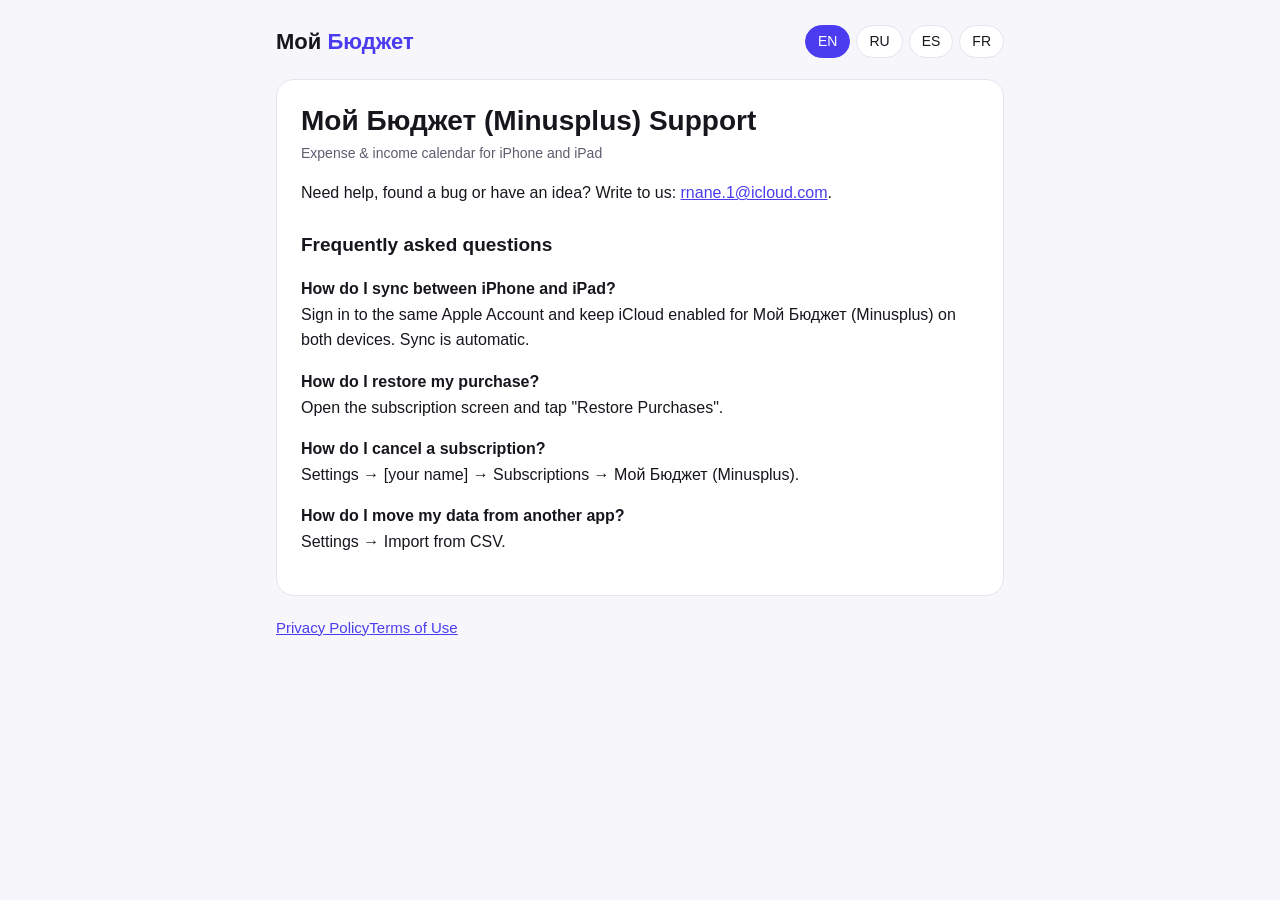
<file: index.html>
<!doctype html>
<html lang="en">
<head>
<meta charset="utf-8">
<meta name="viewport" content="width=device-width, initial-scale=1">
<title>Support · Мой Бюджет</title>
<link rel="stylesheet" href="style.css">
<script src="lang.js"></script>
</head>
<body>
<main>
<header>
  <a class="brand" href="./">Мой <span>Бюджет</span></a>
  <nav class="langs"><button data-l="en">EN</button><button data-l="ru">RU</button><button data-l="es">ES</button><button data-l="fr">FR</button></nav>
</header>

<article lang="en">
<h1>Мой Бюджет (Minusplus) Support</h1>
<p class="date">Expense &amp; income calendar for iPhone and iPad</p>
<p>Need help, found a bug or have an idea? Write to us: <a class="contact" href="mailto:rnane.1@icloud.com">rnane.1@icloud.com</a>.</p>
<h2>Frequently asked questions</h2>
<p><b>How do I sync between iPhone and iPad?</b><br>Sign in to the same Apple Account and keep iCloud enabled for Мой Бюджет (Minusplus) on both devices. Sync is automatic.</p>
<p><b>How do I restore my purchase?</b><br>Open the subscription screen and tap "Restore Purchases".</p>
<p><b>How do I cancel a subscription?</b><br>Settings → [your name] → Subscriptions → Мой Бюджет (Minusplus).</p>
<p><b>How do I move my data from another app?</b><br>Settings → Import from CSV.</p>
</article>

<article lang="ru">
<h1>Поддержка «Мой Бюджет»</h1>
<p class="date">Календарь расходов и доходов для iPhone и iPad</p>
<p>Нужна помощь, нашли ошибку или есть идея? Напишите нам: <a class="contact" href="mailto:rnane.1@icloud.com">rnane.1@icloud.com</a>.</p>
<h2>Частые вопросы</h2>
<p><b>Как синхронизировать iPhone и iPad?</b><br>Войдите в один Аккаунт Apple и оставьте iCloud для «Мой Бюджет» включённым на обоих устройствах. Синхронизация идёт автоматически.</p>
<p><b>Как восстановить покупку?</b><br>Откройте экран подписки и нажмите «Восстановить покупки».</p>
<p><b>Как отменить подписку?</b><br>Настройки → [ваше имя] → Подписки → «Мой Бюджет».</p>
<p><b>Как перенести данные из другого приложения?</b><br>Настройки → Импорт из CSV.</p>
</article>

<article lang="es">
<h1>Soporte de Мой Бюджет (Minusplus)</h1>
<p class="date">Calendario de gastos e ingresos para iPhone y iPad</p>
<p>¿Necesitas ayuda, encontraste un error o tienes una idea? Escríbenos: <a class="contact" href="mailto:rnane.1@icloud.com">rnane.1@icloud.com</a>.</p>
<h2>Preguntas frecuentes</h2>
<p><b>¿Cómo sincronizo iPhone y iPad?</b><br>Inicia sesión con la misma cuenta de Apple y mantén iCloud activado para Мой Бюджет (Minusplus) en ambos dispositivos. La sincronización es automática.</p>
<p><b>¿Cómo restauro mi compra?</b><br>Abre la pantalla de suscripción y toca «Restaurar compras».</p>
<p><b>¿Cómo cancelo una suscripción?</b><br>Ajustes → [tu nombre] → Suscripciones → Мой Бюджет (Minusplus).</p>
<p><b>¿Cómo traigo mis datos de otra app?</b><br>Ajustes → Importar desde CSV.</p>
</article>

<article lang="fr">
<h1>Assistance Мой Бюджет (Minusplus)</h1>
<p class="date">Calendrier des dépenses et des revenus pour iPhone et iPad</p>
<p>Besoin d'aide, un bug ou une idée ? Écrivez-nous : <a class="contact" href="mailto:rnane.1@icloud.com">rnane.1@icloud.com</a>.</p>
<h2>Questions fréquentes</h2>
<p><b>Comment synchroniser iPhone et iPad ?</b><br>Connectez-vous avec le même compte Apple et laissez iCloud activé pour Мой Бюджет (Minusplus) sur les deux appareils. La synchronisation est automatique.</p>
<p><b>Comment restaurer mon achat ?</b><br>Ouvrez l'écran d'abonnement et touchez « Restaurer les achats ».</p>
<p><b>Comment annuler un abonnement ?</b><br>Réglages → [votre nom] → Abonnements → Мой Бюджет (Minusplus).</p>
<p><b>Comment importer mes données d'une autre app ?</b><br>Réglages → Importer depuis un CSV.</p>
</article>

<div class="links" lang="en"><a href="privacy.html">Privacy Policy</a><a href="terms.html">Terms of Use</a></div>
<div class="links" lang="ru"><a href="privacy.html?lang=ru">Политика конфиденциальности</a><a href="terms.html?lang=ru">Условия использования</a></div>
<div class="links" lang="es"><a href="privacy.html?lang=es">Política de privacidad</a><a href="terms.html?lang=es">Condiciones de uso</a></div>
<div class="links" lang="fr"><a href="privacy.html?lang=fr">Politique de confidentialité</a><a href="terms.html?lang=fr">Conditions d'utilisation</a></div>
</main>
</body>
</html>
</file>
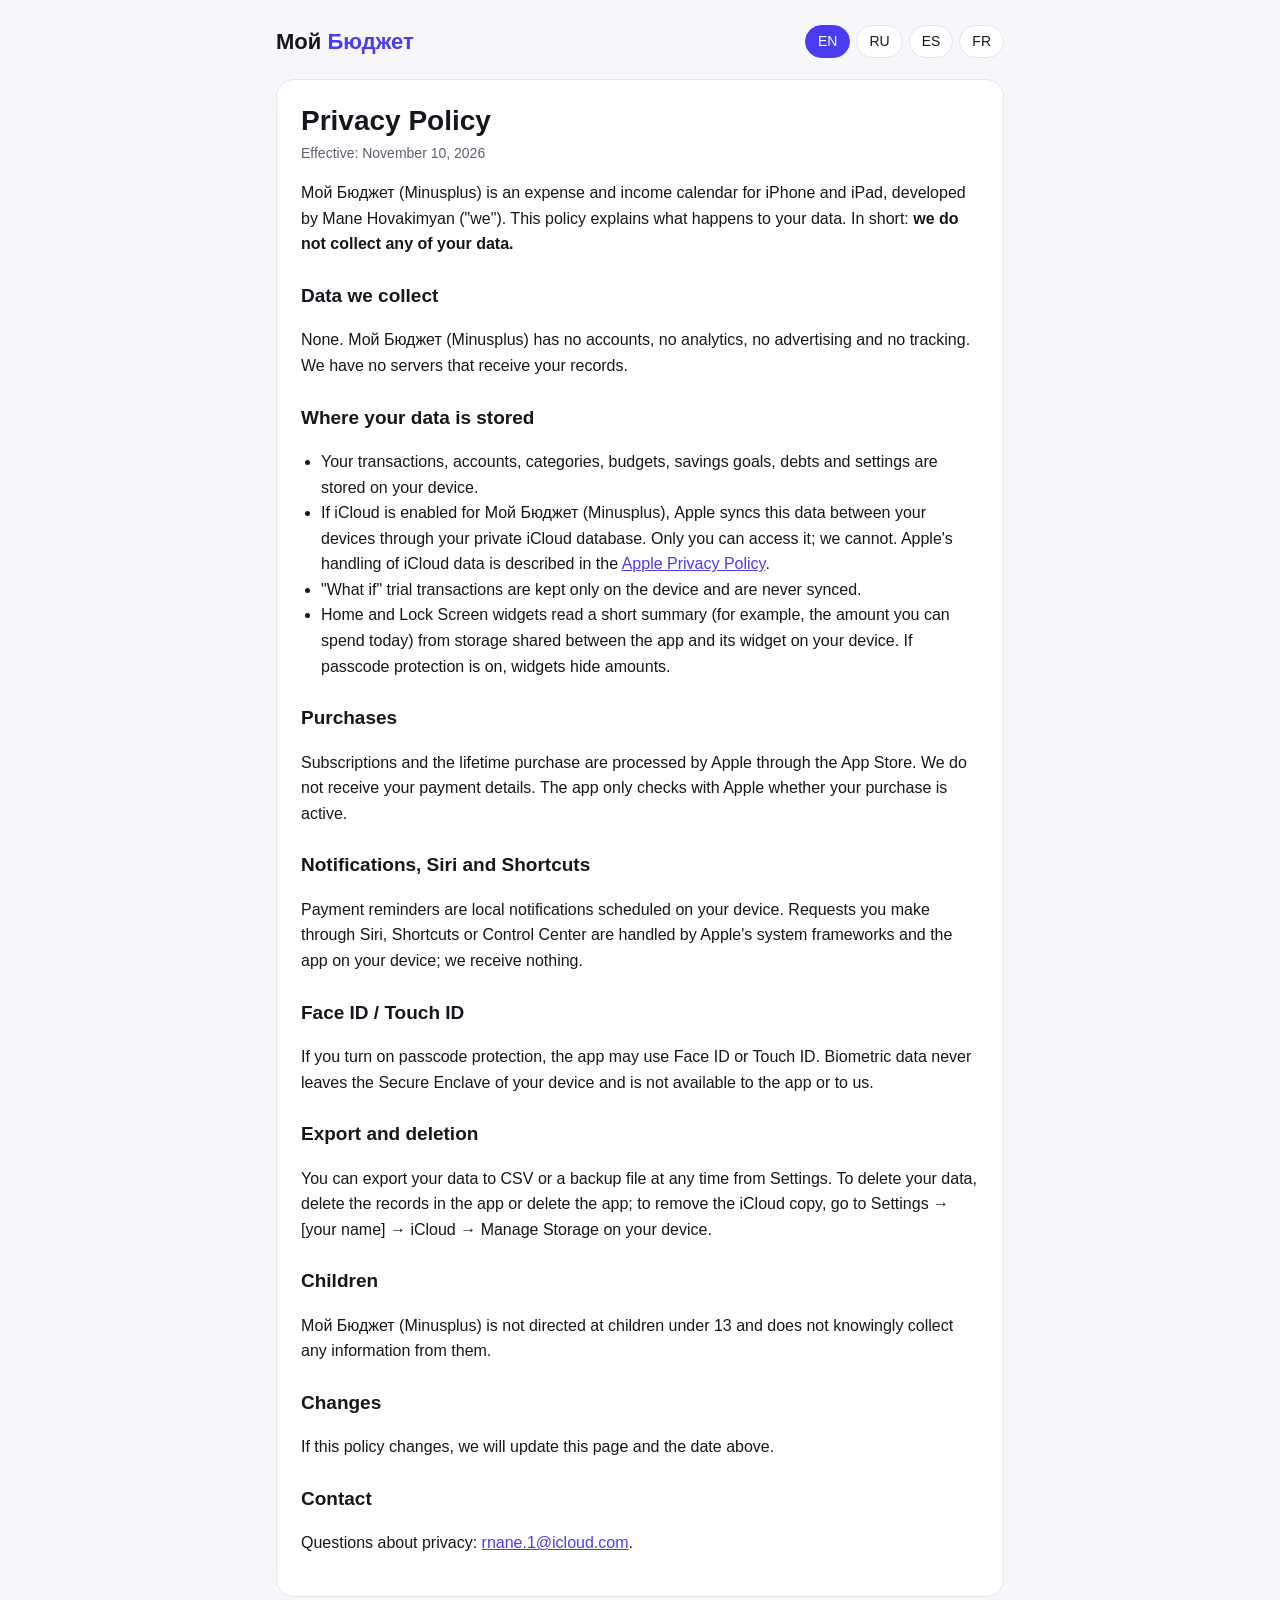
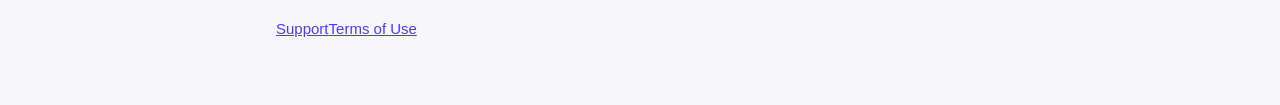
<file: privacy.html>
<!doctype html>
<html lang="en">
<head>
<meta charset="utf-8">
<meta name="viewport" content="width=device-width, initial-scale=1">
<title>Privacy Policy · Мой Бюджет</title>
<link rel="stylesheet" href="style.css">
<script src="lang.js"></script>
</head>
<body>
<main>
<header>
  <a class="brand" href="./">Мой <span>Бюджет</span></a>
  <nav class="langs"><button data-l="en">EN</button><button data-l="ru">RU</button><button data-l="es">ES</button><button data-l="fr">FR</button></nav>
</header>

<article lang="en">
<h1>Privacy Policy</h1>
<p class="date">Effective: November 10, 2026</p>
<p>Мой Бюджет (Minusplus) is an expense and income calendar for iPhone and iPad, developed by Mane Hovakimyan ("we"). This policy explains what happens to your data. In short: <b>we do not collect any of your data.</b></p>
<h2>Data we collect</h2>
<p>None. Мой Бюджет (Minusplus) has no accounts, no analytics, no advertising and no tracking. We have no servers that receive your records.</p>
<h2>Where your data is stored</h2>
<ul>
<li>Your transactions, accounts, categories, budgets, savings goals, debts and settings are stored on your device.</li>
<li>If iCloud is enabled for Мой Бюджет (Minusplus), Apple syncs this data between your devices through your private iCloud database. Only you can access it; we cannot. Apple's handling of iCloud data is described in the <a href="https://www.apple.com/legal/privacy/">Apple Privacy Policy</a>.</li>
<li>"What if" trial transactions are kept only on the device and are never synced.</li>
<li>Home and Lock Screen widgets read a short summary (for example, the amount you can spend today) from storage shared between the app and its widget on your device. If passcode protection is on, widgets hide amounts.</li>
</ul>
<h2>Purchases</h2>
<p>Subscriptions and the lifetime purchase are processed by Apple through the App Store. We do not receive your payment details. The app only checks with Apple whether your purchase is active.</p>
<h2>Notifications, Siri and Shortcuts</h2>
<p>Payment reminders are local notifications scheduled on your device. Requests you make through Siri, Shortcuts or Control Center are handled by Apple's system frameworks and the app on your device; we receive nothing.</p>
<h2>Face ID / Touch ID</h2>
<p>If you turn on passcode protection, the app may use Face ID or Touch ID. Biometric data never leaves the Secure Enclave of your device and is not available to the app or to us.</p>
<h2>Export and deletion</h2>
<p>You can export your data to CSV or a backup file at any time from Settings. To delete your data, delete the records in the app or delete the app; to remove the iCloud copy, go to Settings → [your name] → iCloud → Manage Storage on your device.</p>
<h2>Children</h2>
<p>Мой Бюджет (Minusplus) is not directed at children under 13 and does not knowingly collect any information from them.</p>
<h2>Changes</h2>
<p>If this policy changes, we will update this page and the date above.</p>
<h2>Contact</h2>
<p>Questions about privacy: <a class="contact" href="mailto:rnane.1@icloud.com">rnane.1@icloud.com</a>.</p>
</article>

<article lang="ru">
<h1>Политика конфиденциальности</h1>
<p class="date">Действует с 10 ноября 2026 г.</p>
<p>«Мой Бюджет» — календарь расходов и доходов для iPhone и iPad. Разработчик — Mane Hovakimyan («мы»). Коротко: <b>мы не собираем никаких ваших данных.</b></p>
<h2>Какие данные мы собираем</h2>
<p>Никакие. В «Мой Бюджет» нет аккаунтов, аналитики, рекламы и отслеживания. У нас нет серверов, которые получают ваши записи.</p>
<h2>Где хранятся данные</h2>
<ul>
<li>Операции, счета, категории, бюджеты, копилки, долги и настройки хранятся на вашем устройстве.</li>
<li>Если для «Мой Бюджет» включён iCloud, Apple синхронизирует эти данные между вашими устройствами через вашу личную базу iCloud. Доступ к ней есть только у вас, у нас его нет. Как Apple обращается с данными iCloud, описано в <a href="https://www.apple.com/ru/legal/privacy/">Политике конфиденциальности Apple</a>.</li>
<li>Пробные операции режима «Что если» хранятся только на устройстве и не синхронизируются.</li>
<li>Виджеты на экране «Домой» и экране блокировки читают короткую сводку (например, сколько можно потратить сегодня) из общего хранилища приложения и виджета на устройстве. При включённом пароле виджеты скрывают суммы.</li>
</ul>
<h2>Покупки</h2>
<p>Подписки и покупку навсегда обрабатывает Apple через App Store. Мы не получаем ваши платёжные данные. Приложение только узнаёт у Apple, активна ли покупка.</p>
<h2>Уведомления, Siri и «Команды»</h2>
<p>Напоминания о платежах — локальные уведомления, которые создаются на устройстве. Запросы через Siri, «Команды» и Пункт управления обрабатывают системные службы Apple и приложение на вашем устройстве; мы ничего не получаем.</p>
<h2>Face ID / Touch ID</h2>
<p>Если вы включите защиту паролем, приложение может использовать Face ID или Touch ID. Биометрические данные не покидают защищённый модуль Secure Enclave и недоступны ни приложению, ни нам.</p>
<h2>Экспорт и удаление</h2>
<p>В любой момент можно выгрузить данные в CSV или файл резервной копии в Настройках приложения. Чтобы удалить данные, удалите записи в приложении или само приложение; копию в iCloud можно удалить в Настройках устройства → [ваше имя] → iCloud → Управление хранилищем.</p>
<h2>Дети</h2>
<p>«Мой Бюджет» не предназначен для детей младше 13 лет и сознательно не собирает о них никакой информации.</p>
<h2>Изменения</h2>
<p>Если политика изменится, мы обновим эту страницу и дату выше.</p>
<h2>Связь</h2>
<p>Вопросы о конфиденциальности: <a class="contact" href="mailto:rnane.1@icloud.com">rnane.1@icloud.com</a>.</p>
</article>

<article lang="es">
<h1>Política de privacidad</h1>
<p class="date">Vigente desde el 10 de noviembre de 2026</p>
<p>Мой Бюджет (Minusplus) es un calendario de gastos e ingresos para iPhone y iPad, desarrollado por Mane Hovakimyan («nosotros»). En resumen: <b>no recopilamos ninguno de tus datos.</b></p>
<h2>Datos que recopilamos</h2>
<p>Ninguno. Мой Бюджет (Minusplus) no tiene cuentas, analíticas, publicidad ni seguimiento. No tenemos servidores que reciban tus registros.</p>
<h2>Dónde se guardan tus datos</h2>
<ul>
<li>Tus movimientos, cuentas, categorías, presupuestos, metas de ahorro, deudas y ajustes se guardan en tu dispositivo.</li>
<li>Si iCloud está activado para Мой Бюджет (Minusplus), Apple sincroniza estos datos entre tus dispositivos mediante tu base de datos privada de iCloud. Solo tú tienes acceso; nosotros no. El tratamiento de los datos de iCloud se describe en la <a href="https://www.apple.com/es/legal/privacy/">Política de privacidad de Apple</a>.</li>
<li>Los movimientos de prueba del modo «¿Y si…?» se guardan solo en el dispositivo y nunca se sincronizan.</li>
<li>Los widgets de la pantalla de inicio y de bloqueo leen un breve resumen (por ejemplo, cuánto puedes gastar hoy) del almacenamiento compartido entre la app y su widget en tu dispositivo. Con el código activado, los widgets ocultan los importes.</li>
</ul>
<h2>Compras</h2>
<p>Las suscripciones y la compra de por vida las procesa Apple a través del App Store. No recibimos tus datos de pago. La app solo consulta a Apple si tu compra está activa.</p>
<h2>Notificaciones, Siri y Atajos</h2>
<p>Los recordatorios de pago son notificaciones locales programadas en tu dispositivo. Las solicitudes a través de Siri, Atajos o el Centro de control las gestionan los servicios del sistema de Apple y la app en tu dispositivo; no recibimos nada.</p>
<h2>Face ID / Touch ID</h2>
<p>Si activas la protección con código, la app puede usar Face ID o Touch ID. Los datos biométricos nunca salen del Secure Enclave de tu dispositivo y no están disponibles para la app ni para nosotros.</p>
<h2>Exportación y eliminación</h2>
<p>Puedes exportar tus datos a CSV o a un archivo de copia de seguridad en cualquier momento desde Ajustes. Para eliminarlos, borra los registros en la app o elimina la app; para borrar la copia de iCloud, ve a Ajustes → [tu nombre] → iCloud → Gestionar almacenamiento.</p>
<h2>Menores</h2>
<p>Мой Бюджет (Minusplus) no está dirigida a menores de 13 años y no recopila conscientemente información sobre ellos.</p>
<h2>Cambios</h2>
<p>Si esta política cambia, actualizaremos esta página y la fecha indicada arriba.</p>
<h2>Contacto</h2>
<p>Preguntas sobre privacidad: <a class="contact" href="mailto:rnane.1@icloud.com">rnane.1@icloud.com</a>.</p>
</article>

<article lang="fr">
<h1>Politique de confidentialité</h1>
<p class="date">En vigueur à compter du 10 novembre 2026</p>
<p>Мой Бюджет (Minusplus) est un calendrier des dépenses et des revenus pour iPhone et iPad, développé par Mane Hovakimyan (« nous »). En bref : <b>nous ne collectons aucune de vos données.</b></p>
<h2>Données collectées</h2>
<p>Aucune. Мой Бюджет (Minusplus) n'a ni compte, ni outil d'analyse, ni publicité, ni suivi. Nous n'avons aucun serveur qui reçoit vos enregistrements.</p>
<h2>Où sont stockées vos données</h2>
<ul>
<li>Vos opérations, comptes, catégories, budgets, objectifs d'épargne, dettes et réglages sont stockés sur votre appareil.</li>
<li>Si iCloud est activé pour Мой Бюджет (Minusplus), Apple synchronise ces données entre vos appareils via votre base de données iCloud privée. Vous seul y avez accès ; nous non. Le traitement des données iCloud est décrit dans la <a href="https://www.apple.com/fr/legal/privacy/">Politique de confidentialité d'Apple</a>.</li>
<li>Les opérations d'essai du mode « Et si… » restent uniquement sur l'appareil et ne sont jamais synchronisées.</li>
<li>Les widgets de l'écran d'accueil et de l'écran verrouillé lisent un court résumé (par exemple, ce que vous pouvez dépenser aujourd'hui) depuis un stockage partagé entre l'app et son widget sur votre appareil. Si le code est activé, les widgets masquent les montants.</li>
</ul>
<h2>Achats</h2>
<p>Les abonnements et l'achat à vie sont traités par Apple via l'App Store. Nous ne recevons pas vos informations de paiement. L'app vérifie seulement auprès d'Apple si votre achat est actif.</p>
<h2>Notifications, Siri et Raccourcis</h2>
<p>Les rappels de paiement sont des notifications locales programmées sur votre appareil. Les demandes faites via Siri, Raccourcis ou le centre de contrôle sont traitées par les services système d'Apple et l'app sur votre appareil ; nous ne recevons rien.</p>
<h2>Face ID / Touch ID</h2>
<p>Si vous activez la protection par code, l'app peut utiliser Face ID ou Touch ID. Les données biométriques ne quittent jamais la Secure Enclave de votre appareil et ne sont accessibles ni à l'app ni à nous.</p>
<h2>Export et suppression</h2>
<p>Vous pouvez exporter vos données en CSV ou dans un fichier de sauvegarde à tout moment depuis les Réglages. Pour les supprimer, effacez les enregistrements dans l'app ou supprimez l'app ; pour effacer la copie iCloud, allez dans Réglages → [votre nom] → iCloud → Gérer le stockage.</p>
<h2>Enfants</h2>
<p>Мой Бюджет (Minusplus) ne s'adresse pas aux enfants de moins de 13 ans et ne collecte sciemment aucune information les concernant.</p>
<h2>Modifications</h2>
<p>Si cette politique change, nous mettrons à jour cette page et la date ci-dessus.</p>
<h2>Contact</h2>
<p>Questions sur la confidentialité : <a class="contact" href="mailto:rnane.1@icloud.com">rnane.1@icloud.com</a>.</p>
</article>

<div class="links" lang="en"><a href="./">Support</a><a href="terms.html">Terms of Use</a></div>
<div class="links" lang="ru"><a href="./?lang=ru">Поддержка</a><a href="terms.html?lang=ru">Условия использования</a></div>
<div class="links" lang="es"><a href="./?lang=es">Soporte</a><a href="terms.html?lang=es">Condiciones de uso</a></div>
<div class="links" lang="fr"><a href="./?lang=fr">Assistance</a><a href="terms.html?lang=fr">Conditions d'utilisation</a></div>
</main>
</body>
</html>
</file>
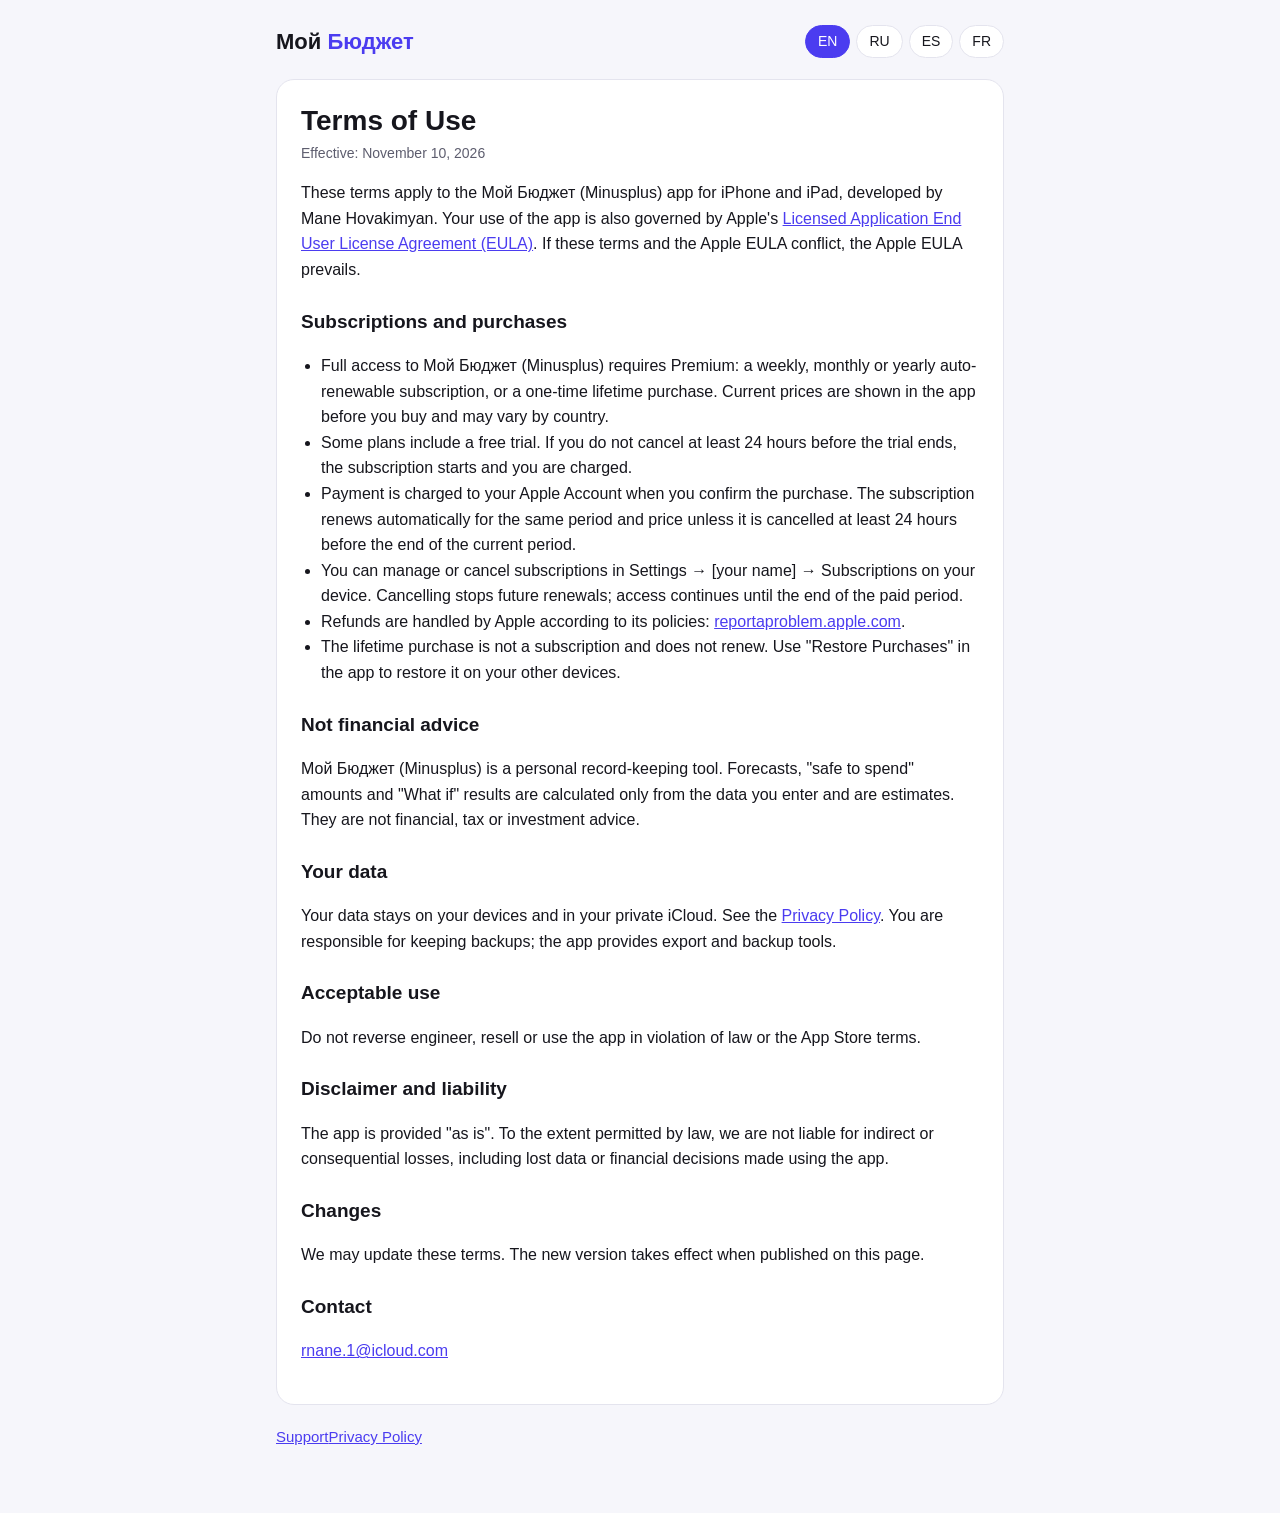
<file: terms.html>
<!doctype html>
<html lang="en">
<head>
<meta charset="utf-8">
<meta name="viewport" content="width=device-width, initial-scale=1">
<title>Terms of Use · Мой Бюджет</title>
<link rel="stylesheet" href="style.css">
<script src="lang.js"></script>
</head>
<body>
<main>
<header>
  <a class="brand" href="./">Мой <span>Бюджет</span></a>
  <nav class="langs"><button data-l="en">EN</button><button data-l="ru">RU</button><button data-l="es">ES</button><button data-l="fr">FR</button></nav>
</header>

<article lang="en">
<h1>Terms of Use</h1>
<p class="date">Effective: November 10, 2026</p>
<p>These terms apply to the Мой Бюджет (Minusplus) app for iPhone and iPad, developed by Mane Hovakimyan. Your use of the app is also governed by Apple's <a href="https://www.apple.com/legal/internet-services/itunes/dev/stdeula/">Licensed Application End User License Agreement (EULA)</a>. If these terms and the Apple EULA conflict, the Apple EULA prevails.</p>
<h2>Subscriptions and purchases</h2>
<ul>
<li>Full access to Мой Бюджет (Minusplus) requires Premium: a weekly, monthly or yearly auto-renewable subscription, or a one-time lifetime purchase. Current prices are shown in the app before you buy and may vary by country.</li>
<li>Some plans include a free trial. If you do not cancel at least 24 hours before the trial ends, the subscription starts and you are charged.</li>
<li>Payment is charged to your Apple Account when you confirm the purchase. The subscription renews automatically for the same period and price unless it is cancelled at least 24 hours before the end of the current period.</li>
<li>You can manage or cancel subscriptions in Settings → [your name] → Subscriptions on your device. Cancelling stops future renewals; access continues until the end of the paid period.</li>
<li>Refunds are handled by Apple according to its policies: <a href="https://reportaproblem.apple.com">reportaproblem.apple.com</a>.</li>
<li>The lifetime purchase is not a subscription and does not renew. Use "Restore Purchases" in the app to restore it on your other devices.</li>
</ul>
<h2>Not financial advice</h2>
<p>Мой Бюджет (Minusplus) is a personal record-keeping tool. Forecasts, "safe to spend" amounts and "What if" results are calculated only from the data you enter and are estimates. They are not financial, tax or investment advice.</p>
<h2>Your data</h2>
<p>Your data stays on your devices and in your private iCloud. See the <a href="privacy.html">Privacy Policy</a>. You are responsible for keeping backups; the app provides export and backup tools.</p>
<h2>Acceptable use</h2>
<p>Do not reverse engineer, resell or use the app in violation of law or the App Store terms.</p>
<h2>Disclaimer and liability</h2>
<p>The app is provided "as is". To the extent permitted by law, we are not liable for indirect or consequential losses, including lost data or financial decisions made using the app.</p>
<h2>Changes</h2>
<p>We may update these terms. The new version takes effect when published on this page.</p>
<h2>Contact</h2>
<p><a class="contact" href="mailto:rnane.1@icloud.com">rnane.1@icloud.com</a></p>
</article>

<article lang="ru">
<h1>Условия использования</h1>
<p class="date">Действуют с 10 ноября 2026 г.</p>
<p>Эти условия относятся к приложению «Мой Бюджет» для iPhone и iPad. Разработчик — Mane Hovakimyan. Использование приложения также регулируется <a href="https://www.apple.com/legal/internet-services/itunes/dev/stdeula/">Лицензионным соглашением Apple (EULA)</a>. При противоречии действует соглашение Apple.</p>
<h2>Подписки и покупки</h2>
<ul>
<li>Полный доступ к «Мой Бюджет» даёт Premium: автоматически продлеваемая подписка на неделю, месяц или год либо разовая покупка навсегда. Актуальные цены показываются в приложении до покупки и могут отличаться по странам.</li>
<li>Некоторые планы включают бесплатный пробный период. Если не отменить подписку минимум за 24 часа до его окончания, подписка начнётся и будет списана оплата.</li>
<li>Оплата списывается с вашего Аккаунта Apple при подтверждении покупки. Подписка продлевается автоматически на тот же срок и по той же цене, если её не отменить минимум за 24 часа до конца текущего периода.</li>
<li>Управлять подписками и отменять их можно в Настройках устройства → [ваше имя] → Подписки. После отмены доступ сохраняется до конца оплаченного периода.</li>
<li>Возвраты оформляет Apple по своим правилам: <a href="https://reportaproblem.apple.com">reportaproblem.apple.com</a>.</li>
<li>Покупка навсегда — не подписка и не продлевается. Чтобы получить её на других устройствах, нажмите в приложении «Восстановить покупки».</li>
</ul>
<h2>Не финансовая консультация</h2>
<p>«Мой Бюджет» — инструмент для личного учёта. Прогнозы, сумма «можно потратить» и результаты «Что если» рассчитываются только по введённым вами данным и являются оценкой. Это не финансовая, налоговая или инвестиционная консультация.</p>
<h2>Ваши данные</h2>
<p>Данные хранятся на ваших устройствах и в вашем личном iCloud. Подробнее — в <a href="privacy.html?lang=ru">Политике конфиденциальности</a>. За резервные копии отвечаете вы; в приложении есть экспорт и резервное копирование.</p>
<h2>Допустимое использование</h2>
<p>Запрещено декомпилировать и перепродавать приложение, а также использовать его в нарушение закона или правил App Store.</p>
<h2>Ограничение ответственности</h2>
<p>Приложение предоставляется «как есть». В пределах, допустимых законом, мы не отвечаем за косвенные убытки, включая потерю данных или финансовые решения, принятые с помощью приложения.</p>
<h2>Изменения</h2>
<p>Мы можем обновлять эти условия. Новая версия вступает в силу с публикации на этой странице.</p>
<h2>Связь</h2>
<p><a class="contact" href="mailto:rnane.1@icloud.com">rnane.1@icloud.com</a></p>
</article>

<article lang="es">
<h1>Condiciones de uso</h1>
<p class="date">Vigentes desde el 10 de noviembre de 2026</p>
<p>Estas condiciones se aplican a la app Мой Бюджет (Minusplus) para iPhone y iPad, desarrollada por Mane Hovakimyan. El uso de la app también se rige por el <a href="https://www.apple.com/legal/internet-services/itunes/dev/stdeula/">Contrato de licencia de usuario final de Apple (EULA)</a>. En caso de conflicto, prevalece el EULA de Apple.</p>
<h2>Suscripciones y compras</h2>
<ul>
<li>El acceso completo a Мой Бюджет (Minusplus) requiere Premium: una suscripción semanal, mensual o anual con renovación automática, o una compra única de por vida. Los precios actuales se muestran en la app antes de comprar y pueden variar según el país.</li>
<li>Algunos planes incluyen una prueba gratuita. Si no cancelas al menos 24 horas antes de que termine, la suscripción comienza y se realiza el cobro.</li>
<li>El pago se carga a tu cuenta de Apple al confirmar la compra. La suscripción se renueva automáticamente por el mismo periodo y precio salvo que se cancele al menos 24 horas antes del final del periodo actual.</li>
<li>Puedes gestionar o cancelar suscripciones en Ajustes → [tu nombre] → Suscripciones. Tras cancelar, el acceso continúa hasta el final del periodo pagado.</li>
<li>Los reembolsos los gestiona Apple según sus políticas: <a href="https://reportaproblem.apple.com">reportaproblem.apple.com</a>.</li>
<li>La compra de por vida no es una suscripción y no se renueva. Usa «Restaurar compras» en la app para recuperarla en tus otros dispositivos.</li>
</ul>
<h2>No es asesoramiento financiero</h2>
<p>Мой Бюджет (Minusplus) es una herramienta de registro personal. Las previsiones, el importe «disponible hoy» y los resultados de «¿Y si…?» se calculan solo con los datos que introduces y son estimaciones. No constituyen asesoramiento financiero, fiscal ni de inversión.</p>
<h2>Tus datos</h2>
<p>Tus datos permanecen en tus dispositivos y en tu iCloud privado. Consulta la <a href="privacy.html?lang=es">Política de privacidad</a>. Eres responsable de tus copias de seguridad; la app ofrece herramientas de exportación y copia.</p>
<h2>Uso aceptable</h2>
<p>No realices ingeniería inversa, no revendas la app ni la uses infringiendo la ley o las condiciones del App Store.</p>
<h2>Exención y responsabilidad</h2>
<p>La app se ofrece «tal cual». En la medida permitida por la ley, no somos responsables de pérdidas indirectas, incluida la pérdida de datos o decisiones financieras tomadas con la app.</p>
<h2>Cambios</h2>
<p>Podemos actualizar estas condiciones. La nueva versión entra en vigor al publicarse en esta página.</p>
<h2>Contacto</h2>
<p><a class="contact" href="mailto:rnane.1@icloud.com">rnane.1@icloud.com</a></p>
</article>

<article lang="fr">
<h1>Conditions d'utilisation</h1>
<p class="date">En vigueur à compter du 10 novembre 2026</p>
<p>Ces conditions s'appliquent à l'app Мой Бюджет (Minusplus) pour iPhone et iPad, développée par Mane Hovakimyan. L'utilisation de l'app est également régie par le <a href="https://www.apple.com/legal/internet-services/itunes/dev/stdeula/">Contrat de licence utilisateur final d'Apple (EULA)</a>. En cas de conflit, l'EULA d'Apple prévaut.</p>
<h2>Abonnements et achats</h2>
<ul>
<li>L'accès complet à Мой Бюджет (Minusplus) nécessite Premium : un abonnement hebdomadaire, mensuel ou annuel à renouvellement automatique, ou un achat unique à vie. Les prix actuels sont affichés dans l'app avant l'achat et peuvent varier selon le pays.</li>
<li>Certaines formules incluent un essai gratuit. Si vous n'annulez pas au moins 24 heures avant sa fin, l'abonnement commence et vous êtes facturé.</li>
<li>Le paiement est débité de votre compte Apple à la confirmation de l'achat. L'abonnement se renouvelle automatiquement pour la même durée et au même prix, sauf annulation au moins 24 heures avant la fin de la période en cours.</li>
<li>Vous pouvez gérer ou annuler vos abonnements dans Réglages → [votre nom] → Abonnements. Après l'annulation, l'accès reste actif jusqu'à la fin de la période payée.</li>
<li>Les remboursements sont gérés par Apple selon ses règles : <a href="https://reportaproblem.apple.com">reportaproblem.apple.com</a>.</li>
<li>L'achat à vie n'est pas un abonnement et ne se renouvelle pas. Utilisez « Restaurer les achats » dans l'app pour le récupérer sur vos autres appareils.</li>
</ul>
<h2>Pas un conseil financier</h2>
<p>Мой Бюджет (Minusplus) est un outil de suivi personnel. Les prévisions, le montant « disponible aujourd'hui » et les résultats « Et si… » sont calculés uniquement à partir des données que vous saisissez et constituent des estimations. Ils ne constituent pas un conseil financier, fiscal ou en investissement.</p>
<h2>Vos données</h2>
<p>Vos données restent sur vos appareils et dans votre iCloud privé. Voir la <a href="privacy.html?lang=fr">Politique de confidentialité</a>. Vous êtes responsable de vos sauvegardes ; l'app propose des outils d'export et de sauvegarde.</p>
<h2>Utilisation acceptable</h2>
<p>Ne pas décompiler, revendre l'app ni l'utiliser en violation de la loi ou des conditions de l'App Store.</p>
<h2>Exclusion et responsabilité</h2>
<p>L'app est fournie « en l'état ». Dans la mesure permise par la loi, nous ne sommes pas responsables des pertes indirectes, y compris la perte de données ou les décisions financières prises à l'aide de l'app.</p>
<h2>Modifications</h2>
<p>Nous pouvons mettre à jour ces conditions. La nouvelle version prend effet dès sa publication sur cette page.</p>
<h2>Contact</h2>
<p><a class="contact" href="mailto:rnane.1@icloud.com">rnane.1@icloud.com</a></p>
</article>

<div class="links" lang="en"><a href="./">Support</a><a href="privacy.html">Privacy Policy</a></div>
<div class="links" lang="ru"><a href="./?lang=ru">Поддержка</a><a href="privacy.html?lang=ru">Политика конфиденциальности</a></div>
<div class="links" lang="es"><a href="./?lang=es">Soporte</a><a href="privacy.html?lang=es">Política de privacidad</a></div>
<div class="links" lang="fr"><a href="./?lang=fr">Assistance</a><a href="privacy.html?lang=fr">Politique de confidentialité</a></div>
</main>
</body>
</html>
</file>
<file: style.css>
:root{--bg:#f6f6fb;--card:#fff;--text:#16161d;--muted:#5d5d6e;--accent:#4b3cf0;--line:#e4e4ee}
@media (prefers-color-scheme:dark){:root{--bg:#0f0f14;--card:#1a1a22;--text:#f1f1f6;--muted:#a3a3b5;--accent:#8b80ff;--line:#2b2b36}}
*{box-sizing:border-box}
body{margin:0;background:var(--bg);color:var(--text);font:16px/1.6 -apple-system,BlinkMacSystemFont,"SF Pro Text","Segoe UI",Roboto,sans-serif}
main{max-width:760px;margin:0 auto;padding:24px 16px 64px}
header{display:flex;flex-wrap:wrap;align-items:center;justify-content:space-between;gap:12px;margin-bottom:20px}
.brand{font-weight:800;font-size:22px;color:var(--text);text-decoration:none}
.brand span{color:var(--accent)}
nav.langs{display:flex;gap:6px}
nav.langs button{border:1px solid var(--line);background:var(--card);color:var(--text);border-radius:999px;padding:4px 12px;font:inherit;font-size:14px;cursor:pointer}
nav.langs button.on{background:var(--accent);border-color:var(--accent);color:#fff}
article{background:var(--card);border:1px solid var(--line);border-radius:18px;padding:24px}
h1{font-size:28px;line-height:1.2;margin:0 0 4px}
h2{font-size:19px;margin:24px 0 6px}
.date{color:var(--muted);font-size:14px;margin:0 0 16px}
a{color:var(--accent)}
ul{padding-left:20px}
.links{margin-top:20px;display:flex;flex-wrap:wrap;gap:16px;font-size:15px}
[lang]:not(html){display:none}
[lang].show{display:block}
</file>
